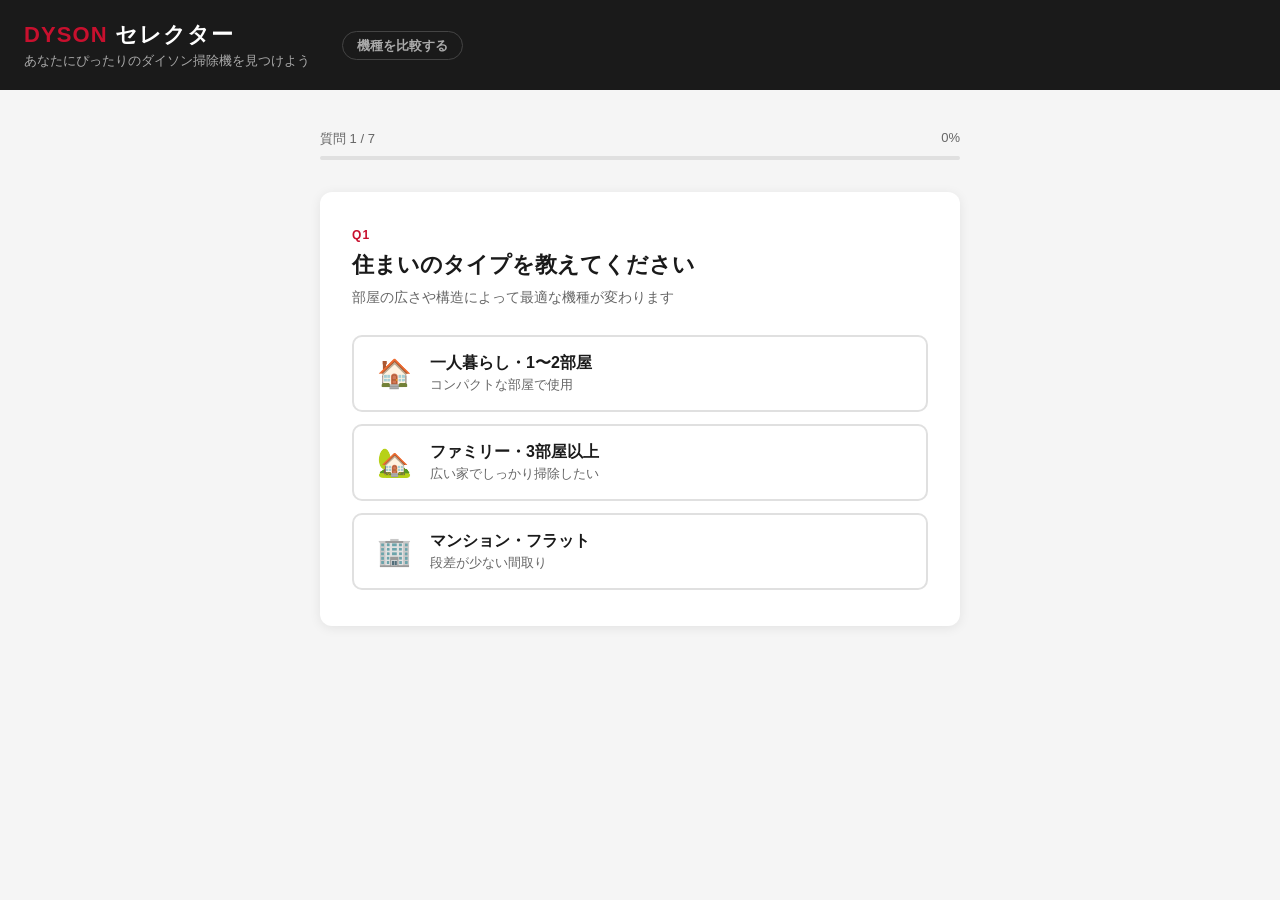
<file: index.html>
<!DOCTYPE html>
<html lang="ja">
<head>
  <meta charset="UTF-8" />
  <meta name="viewport" content="width=device-width, initial-scale=1.0" />
  <title>ダイソン掃除機おすすめ診断 | 生活スタイルで選ぶセレクター</title>
  <meta name="description" content="7つの質問に答えるだけで、あなたにぴったりのダイソン掃除機がわかる無料診断ツール。重さ・床材・ペット・予算など生活スタイルに合わせておすすめを紹介。" />
  <meta property="og:title" content="ダイソン掃除機おすすめ診断" />
  <meta property="og:description" content="7つの質問でぴったりのダイソン掃除機が見つかる無料診断" />
  <meta property="og:type" content="website" />
  <meta property="og:url" content="https://nemurisugi.github.io/dyson-selector2/" />
  <meta property="og:image" content="https://dyson-h.assetsadobe2.com/is/image/content/dam/dyson/images/products/primary/492600-01.png" />
  <link rel="canonical" href="https://nemurisugi.github.io/dyson-selector2/" />
  <script type="application/ld+json">
  {
    "@context": "https://schema.org",
    "@type": "WebApplication",
    "name": "ダイソン掃除機セレクター",
    "description": "7つの質問でぴったりのダイソン掃除機が見つかる無料診断ツール",
    "url": "https://nemurisugi.github.io/dyson-selector2/",
    "applicationCategory": "UtilitiesApplication",
    "inLanguage": "ja"
  }
  </script>
  <link rel="stylesheet" href="style.css" />
</head>
<body>

<header>
  <div>
    <div class="logo"><span>DYSON</span> セレクター</div>
    <div class="subtitle">あなたにぴったりのダイソン掃除機を見つけよう</div>
  </div>
  <nav class="header-nav">
    <a class="header-nav-link" href="compare.html">機種を比較する</a>
  </nav>
</header>

<main>
  <div class="progress-bar" id="progressBar"
       role="progressbar"
       aria-valuenow="0" aria-valuemin="0" aria-valuemax="100"
       aria-label="診断の進捗">
    <div class="progress-label">
      <span id="progressText">質問 1 / 7</span>
      <span id="progressPct">0%</span>
    </div>
    <div class="progress-track">
      <div class="progress-fill" id="progressFill" style="width:0%"></div>
    </div>
  </div>

  <div class="card" id="questionCard"></div>
</main>

<script src="app.js"></script>
</body>
</html>
</file>
<file: style.css>
*, *::before, *::after { box-sizing: border-box; margin: 0; padding: 0; }

:root {
  --primary: #c8102e;
  --primary-dark: #a00d25;
  --bg: #f5f5f5;
  --card-bg: #ffffff;
  --text: #1a1a1a;
  --text-muted: #666;
  --border: #e0e0e0;
  --shadow: 0 2px 12px rgba(0,0,0,0.08);
  --radius: 12px;
}

body {
  font-family: -apple-system, BlinkMacSystemFont, "Hiragino Sans", "Yu Gothic UI", sans-serif;
  background: var(--bg);
  color: var(--text);
  min-height: 100vh;
  display: flex;
  flex-direction: column;
}

/* ========== Header ========== */
header {
  background: #1a1a1a;
  color: white;
  padding: 20px 24px;
  display: flex;
  align-items: center;
  gap: 12px;
}

header .logo {
  font-size: 22px;
  font-weight: 700;
  letter-spacing: 0.05em;
}

header .logo span {
  color: var(--primary);
}

header .subtitle {
  font-size: 13px;
  color: #aaa;
  margin-top: 2px;
}

.header-nav {
  margin-right: auto;
  margin-left: 20px;
}

.header-nav-link {
  font-size: 13px;
  font-weight: 600;
  color: #aaa;
  text-decoration: none;
  padding: 6px 14px;
  border: 1px solid #444;
  border-radius: 20px;
  transition: color 0.15s, border-color 0.15s;
  white-space: nowrap;
}

.header-nav-link:hover {
  color: white;
  border-color: #aaa;
}

/* ========== Main ========== */
main {
  flex: 1;
  display: flex;
  flex-direction: column;
  align-items: center;
  padding: 40px 16px;
}

/* ========== Progress Bar ========== */
.progress-bar {
  width: 100%;
  max-width: 640px;
  margin-bottom: 32px;
}

.progress-label {
  display: flex;
  justify-content: space-between;
  font-size: 13px;
  color: var(--text-muted);
  margin-bottom: 8px;
}

.progress-track {
  height: 4px;
  background: var(--border);
  border-radius: 2px;
  overflow: hidden;
}

.progress-fill {
  height: 100%;
  background: var(--primary);
  border-radius: 2px;
  transition: width 0.4s ease;
}

/* ========== Question Card ========== */
.card {
  background: var(--card-bg);
  border-radius: var(--radius);
  box-shadow: var(--shadow);
  padding: 36px 32px;
  width: 100%;
  max-width: 640px;
  animation: fadeIn 0.3s ease;
}

@keyframes fadeIn {
  from { opacity: 0; transform: translateY(10px); }
  to   { opacity: 1; transform: translateY(0); }
}

.question-num {
  font-size: 12px;
  font-weight: 600;
  color: var(--primary);
  text-transform: uppercase;
  letter-spacing: 0.1em;
  margin-bottom: 8px;
}

.question-text {
  font-size: 22px;
  font-weight: 700;
  line-height: 1.4;
  margin-bottom: 8px;
}

.question-hint {
  font-size: 14px;
  color: var(--text-muted);
  margin-bottom: 28px;
}

/* ========== Options ========== */
.options {
  display: grid;
  gap: 12px;
}

.option-btn {
  display: flex;
  align-items: center;
  gap: 16px;
  padding: 16px 20px;
  border: 2px solid var(--border);
  border-radius: 10px;
  background: white;
  cursor: pointer;
  text-align: left;
  transition: all 0.15s ease;
  width: 100%;
}

.option-btn:hover {
  border-color: var(--primary);
  background: #fff5f6;
}

.option-btn:focus-visible {
  outline: 2px solid var(--primary);
  outline-offset: 2px;
}

.option-icon {
  font-size: 28px;
  flex-shrink: 0;
  width: 40px;
  text-align: center;
}

.option-title {
  font-size: 16px;
  font-weight: 600;
  color: var(--text);
  display: block;
}

.option-desc {
  font-size: 13px;
  color: var(--text-muted);
  margin-top: 2px;
  display: block;
}

/* ========== Back Button ========== */
.back-btn {
  margin-top: 20px;
  background: none;
  border: none;
  color: var(--text-muted);
  font-size: 14px;
  cursor: pointer;
  padding: 8px 0;
  display: flex;
  align-items: center;
  gap: 4px;
}

.back-btn:hover { color: var(--text); }

.back-btn:focus-visible,
.answer-edit-btn:focus-visible,
.restart-btn:focus-visible {
  outline: 2px solid var(--primary);
  outline-offset: 2px;
}

/* ========== Result ========== */
.result-header {
  text-align: center;
  margin-bottom: 32px;
}

.result-header .tag {
  display: inline-block;
  background: var(--primary);
  color: white;
  font-size: 12px;
  font-weight: 700;
  padding: 4px 12px;
  border-radius: 20px;
  margin-bottom: 12px;
  letter-spacing: 0.05em;
}

.result-header h2 {
  font-size: 26px;
  font-weight: 700;
  line-height: 1.3;
}

.result-header p {
  color: var(--text-muted);
  font-size: 14px;
  margin-top: 8px;
}

/* ========== Model Cards ========== */
.model-card {
  border: 2px solid var(--border);
  border-radius: var(--radius);
  overflow: hidden;
  margin-bottom: 16px;
  transition: box-shadow 0.2s;
}

.model-card:hover {
  box-shadow: 0 4px 20px rgba(0,0,0,0.1);
}

.model-card.top-pick {
  border-color: var(--primary);
}

.model-card.top-pick .model-card-header {
  background: #fff0f2;
  border-bottom-color: #ffd0d8;
}

.model-badge {
  font-size: 11px;
  font-weight: 700;
  padding: 3px 10px;
  border-radius: 20px;
  letter-spacing: 0.05em;
}

.badge-top  { background: var(--primary); color: white; }
.badge-also { background: #e8e8e8; color: #555; }

.model-name {
  font-size: 18px;
  font-weight: 700;
}

.model-price {
  font-size: 14px;
  color: var(--text-muted);
  font-weight: 600;
}

.model-card-body {
  padding: 20px;
}

/* ========== Match Bar ========== */
.match-bar-row {
  display: flex;
  align-items: center;
  gap: 8px;
  margin-bottom: 14px;
}

.match-bar-label {
  font-size: 12px;
  font-weight: 600;
  color: var(--text-muted);
  white-space: nowrap;
}

.match-bar-track {
  flex: 1;
  height: 6px;
  background: #e8e8e8;
  border-radius: 3px;
  overflow: hidden;
}

.match-bar-fill {
  height: 100%;
  background: var(--primary);
  border-radius: 3px;
  transition: width 0.6s ease;
}

.model-card:not(.top-pick) .match-bar-fill {
  background: #888;
}

.match-bar-pct {
  font-size: 13px;
  font-weight: 700;
  color: var(--primary);
  min-width: 38px;
  text-align: right;
}

.model-card:not(.top-pick) .match-bar-pct {
  color: #555;
}

.model-reason {
  font-size: 14px;
  line-height: 1.7;
  color: #333;
  margin-bottom: 16px;
}

/* ========== Spec Chips ========== */
.model-specs {
  display: flex;
  flex-wrap: wrap;
  gap: 8px;
}

.spec-chip {
  display: flex;
  align-items: center;
  gap: 5px;
  font-size: 12px;
  background: #f0f0f0;
  padding: 4px 10px;
  border-radius: 20px;
  color: #444;
}

.spec-chip.highlight {
  background: #fff0f2;
  color: var(--primary);
}

/* ========== Model Card Header ========== */
.model-card-header {
  display: flex;
  align-items: center;
  justify-content: space-between;
  padding: 16px 20px;
  background: #fafafa;
  border-bottom: 1px solid var(--border);
}

.model-card-header-left {
  flex: 1;
  min-width: 0;
}

.model-meta {
  display: flex;
  align-items: center;
  gap: 8px;
  margin-top: 2px;
}

.model-modelno {
  font-size: 12px;
  color: var(--text-muted);
}

.model-release {
  font-size: 11px;
  font-weight: 600;
  color: #fff;
  background: #555;
  padding: 2px 7px;
  border-radius: 20px;
  letter-spacing: 0.03em;
}

.model-card.top-pick .model-release {
  background: var(--primary);
}

/* ========== Product Image ========== */
.model-image {
  width: 110px;
  height: 110px;
  object-fit: contain;
  flex-shrink: 0;
  margin-left: 12px;
}

/* ========== Links ========== */
.model-links {
  display: flex;
  gap: 10px;
  margin-top: 16px;
  flex-wrap: wrap;
}

.btn-amazon {
  display: inline-flex;
  align-items: center;
  gap: 6px;
  padding: 9px 18px;
  background: #FF9900;
  color: #111;
  font-size: 13px;
  font-weight: 700;
  border-radius: 8px;
  text-decoration: none;
  transition: background 0.15s;
}

.btn-amazon::before {
  content: "";
  display: inline-block;
  width: 16px;
  height: 16px;
  background: url("data:image/svg+xml,%3Csvg xmlns='http://www.w3.org/2000/svg' viewBox='0 0 24 24'%3E%3Cpath fill='%23111' d='M13.12 7.27c-.36.08-.73.17-1.07.33-.34.16-.65.39-.87.7-.22.3-.33.7-.33 1.14 0 .52.17.96.5 1.3.34.34.8.52 1.36.52.48 0 .9-.12 1.25-.36.36-.24.62-.58.77-1.01l.07-.21-.98-.28-.07.18c-.1.26-.24.45-.42.57-.18.12-.4.18-.64.18-.3 0-.54-.09-.72-.27-.18-.18-.27-.43-.27-.74 0-.27.07-.5.2-.67.14-.17.34-.29.62-.38l.24-.07V7.27zm5.38 8.6c-2.1 1.56-5.15 2.38-7.77 2.38-3.68 0-6.99-1.36-9.5-3.62-.2-.18-.02-.42.21-.28 2.7 1.57 6.04 2.52 9.49 2.52 2.33 0 4.88-.48 7.24-1.49.35-.15.65.23.33.49zm.94-1.07c-.27-.34-1.77-.16-2.44-.08-.2.02-.24-.16-.05-.29 1.2-.84 3.16-.6 3.39-.32.23.29-.07 2.26-1.18 3.2-.17.15-.34.07-.26-.12.25-.62.82-2.05.54-2.39z'/%3E%3C/svg%3E") no-repeat center / contain;
}

.btn-amazon:hover {
  background: #e68900;
}

.btn-official {
  display: inline-flex;
  align-items: center;
  padding: 9px 18px;
  background: white;
  color: var(--text);
  font-size: 13px;
  font-weight: 600;
  border-radius: 8px;
  border: 1.5px solid var(--border);
  text-decoration: none;
  transition: border-color 0.15s, color 0.15s;
}

.btn-official:hover {
  border-color: var(--primary);
  color: var(--primary);
}

/* ========== Answer Summary ========== */
.answer-summary {
  border: 1px solid var(--border);
  border-radius: var(--radius);
  overflow: hidden;
  margin-top: 24px;
}

.answer-summary-title {
  font-size: 12px;
  font-weight: 700;
  color: var(--text-muted);
  text-transform: uppercase;
  letter-spacing: 0.08em;
  padding: 10px 16px;
  background: #f5f5f5;
  border-bottom: 1px solid var(--border);
}

.answer-row {
  display: flex;
  align-items: center;
  justify-content: space-between;
  padding: 10px 16px;
  gap: 12px;
  border-bottom: 1px solid var(--border);
}

.answer-row:last-child {
  border-bottom: none;
}

.answer-row-left {
  display: flex;
  align-items: baseline;
  gap: 8px;
  flex: 1;
  min-width: 0;
}

.answer-q-num {
  font-size: 11px;
  font-weight: 700;
  color: var(--primary);
  flex-shrink: 0;
}

.answer-q-text {
  font-size: 13px;
  color: var(--text-muted);
  white-space: nowrap;
  overflow: hidden;
  text-overflow: ellipsis;
}

.answer-row-right {
  display: flex;
  align-items: center;
  gap: 10px;
  flex-shrink: 0;
}

.answer-value {
  font-size: 13px;
  font-weight: 600;
  color: var(--text);
}

.answer-edit-btn {
  font-size: 12px;
  font-weight: 600;
  color: var(--primary);
  background: none;
  border: 1px solid var(--primary);
  border-radius: 6px;
  padding: 3px 10px;
  cursor: pointer;
  transition: background 0.15s, color 0.15s;
  white-space: nowrap;
}

.answer-edit-btn:hover {
  background: var(--primary);
  color: white;
}

/* ========== Restart Button ========== */
.restart-btn {
  display: block;
  width: 100%;
  margin-top: 24px;
  padding: 14px;
  background: #1a1a1a;
  color: white;
  border: none;
  border-radius: 10px;
  font-size: 15px;
  font-weight: 600;
  cursor: pointer;
  transition: background 0.15s;
}

.restart-btn:hover { background: #333; }

/* ========== Compare All Button (result screen) ========== */
.compare-all-btn {
  display: block;
  width: 100%;
  margin-top: 12px;
  padding: 14px;
  background: white;
  color: var(--text);
  border: 2px solid var(--border);
  border-radius: 10px;
  font-size: 15px;
  font-weight: 600;
  text-align: center;
  text-decoration: none;
  transition: border-color 0.15s, color 0.15s;
}

.compare-all-btn:hover {
  border-color: var(--primary);
  color: var(--primary);
}

/* ========== Compare Page ========== */
.compare-main {
  flex: 1;
  display: flex;
  flex-direction: column;
  padding: 24px 0 40px;
}

.compare-back-row {
  padding: 0 16px 8px;
}

.compare-select-cell {
  padding: 12px 16px 8px;
  vertical-align: bottom;
}

.compare-selector {
  width: 100%;
  padding: 10px 12px;
  border: 2px solid var(--border);
  border-radius: 8px;
  font-size: 13px;
  font-family: inherit;
  background: white;
  cursor: pointer;
  transition: border-color 0.15s;
}

.compare-selector:hover,
.compare-selector:focus {
  border-color: var(--primary);
  outline: none;
}

.compare-table-wrap {
  overflow-x: auto;
  padding: 0 16px;
}

.compare-table {
  border-collapse: collapse;
  width: 100%;
  background: white;
  border-radius: var(--radius);
  overflow: hidden;
  box-shadow: var(--shadow);
}

.compare-table th,
.compare-table td {
  padding: 14px 16px;
  border-bottom: 1px solid var(--border);
  text-align: center;
  vertical-align: middle;
  font-size: 14px;
}

.compare-table tr:last-child td {
  border-bottom: none;
}

.compare-table .row-label {
  text-align: left;
  font-size: 12px;
  font-weight: 700;
  color: var(--text-muted);
  white-space: nowrap;
  background: #fafafa;
  min-width: 100px;
}

.compare-table tr:not(.image-row):hover td:not(.row-label) {
  background: #fff5f6;
}

.compare-score {
  color: var(--primary);
  letter-spacing: 3px;
  font-size: 13px;
}

.compare-image {
  width: 80px;
  height: 80px;
  object-fit: contain;
  display: block;
  margin: 0 auto 6px;
}

.compare-modelno {
  font-size: 11px;
  color: var(--text-muted);
  margin-top: 4px;
}

.compare-links {
  display: flex;
  gap: 6px;
  justify-content: center;
  flex-wrap: wrap;
}

.compare-btn {
  font-size: 12px;
  padding: 6px 12px;
}

/* ========== Responsive ========== */
@media (max-width: 480px) {
  .card { padding: 24px 20px; }
  .question-text { font-size: 19px; }
  header .logo { font-size: 18px; }
  .model-image { width: 80px; height: 80px; }
  .btn-amazon, .btn-official { font-size: 12px; padding: 8px 14px; }
}
</file>
